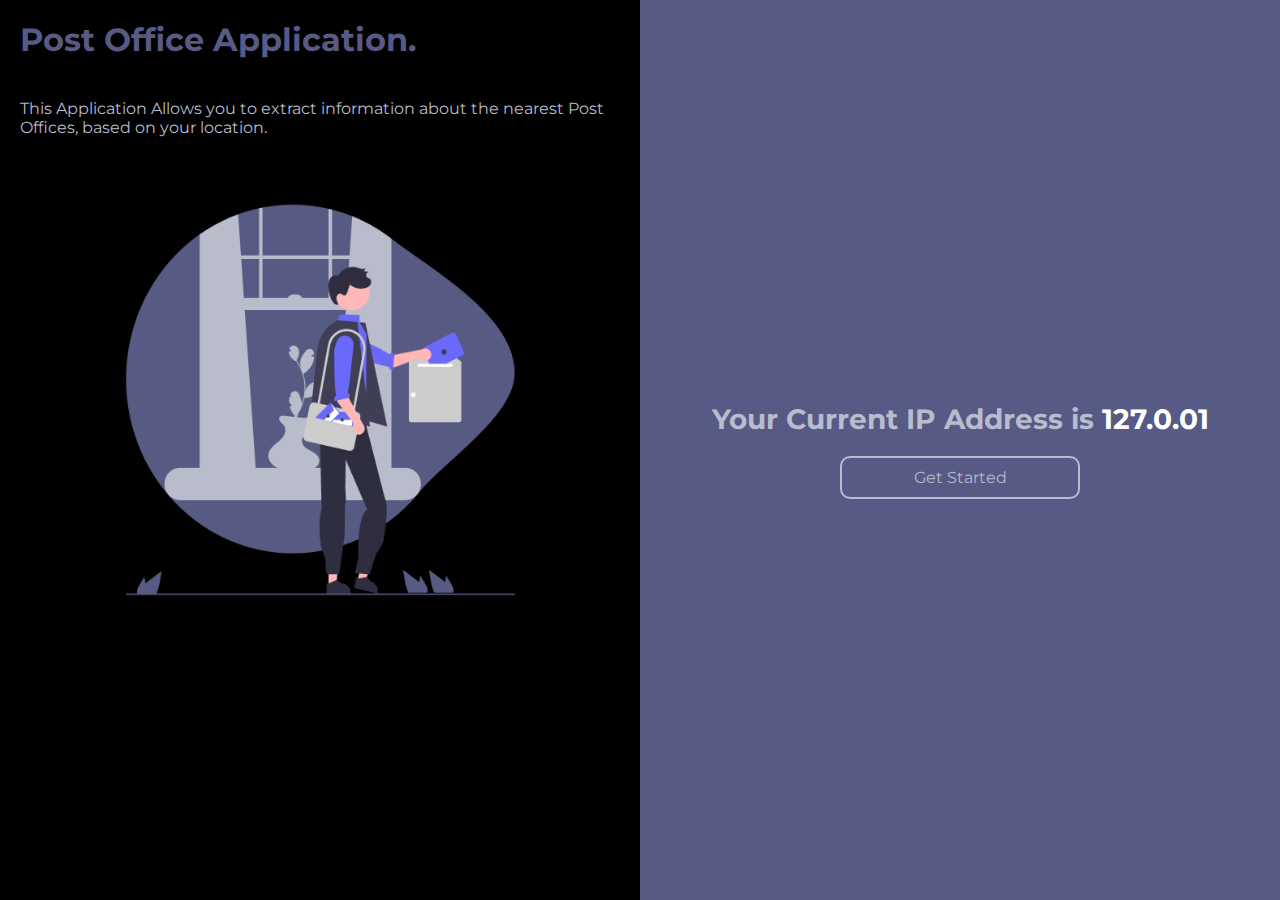
<file: index.html>
<!DOCTYPE html>
<html lang="en">
<head>
    <meta charset="UTF-8">
    <meta name="viewport" content="width=device-width, initial-scale=1.0">
    <title>Frontend 3 Module Test- September</title>
    <link rel="stylesheet" href="style.css">
</head>
<body>
    <div id="display">
        <div id="sec1">
            <h1>Post Office Application.</h1>
            <p>This Application Allows you to extract information about the nearest Post Offices, based on your location.</p>
            <img src="postPic.png" alt="DisplayPic">
        </div>
        <div id="sec2">
            <h1 id="ipData">Your Current IP Address is <span>127.0.01</span></h1>
            <button id="actBtn">Get Started</button>
        </div>
    </div>

    <div id="dataPage">

    </div>

    
    <script src="script.js"></script>
</body>
</html>
</file>
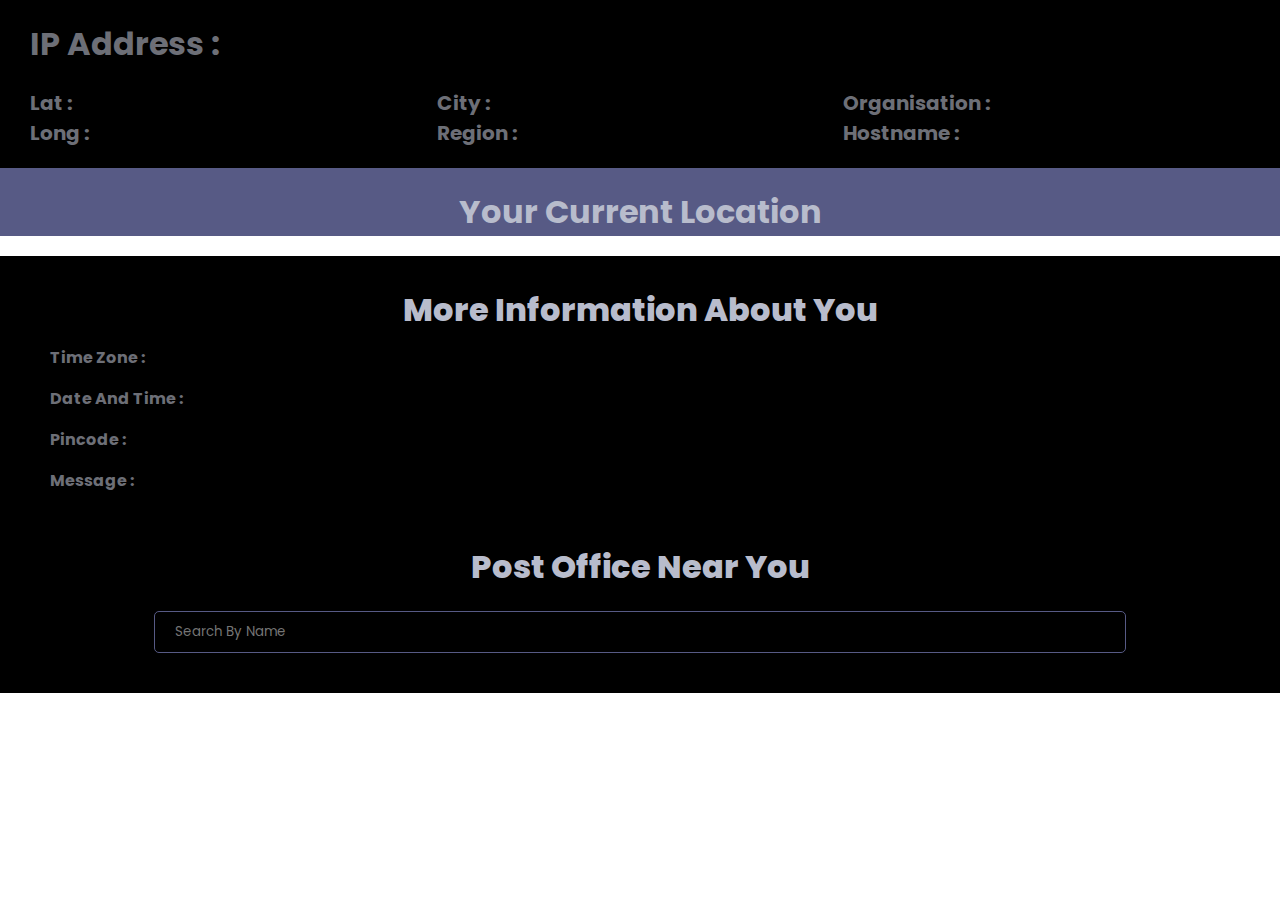
<file: secondPage/index.html>
<!DOCTYPE html>
<html lang="en">
<head>
    <meta charset="UTF-8">
    <meta http-equiv="X-UA-Compatible" content="IE=edge">
    <meta name="viewport" content="width=device-width, initial-scale=1.0">
    <link rel="preconnect" href="https://fonts.googleapis.com">
<link rel="preconnect" href="https://fonts.gstatic.com" crossorigin>
<link href="https://fonts.googleapis.com/css2?family=Poppins:wght@500&display=swap" rel="stylesheet">
    <link rel="stylesheet" href="style.css">
    <title>Frontend-3 Module-Test Project</title>
</head>
<body>
    <div class="container">
        <div class="section1">
            <div class="ipaddress">
                <h1 id="ipaddress">IP Address : <span id="ipadd" class="add"></span></h1></p>
            </div>
            <div class="ipinfo">
                <p>Lat : <span id="lat" class="add"></span></p>
                <p>City :  <span id="city" class="add"></span></p>
                <p>Organisation :  <span id="organisation" class="add"></span></p>
                <p>Long : <span id="long" class="add"></span></p>
                <p>Region : <span id="region" class="add"></span></p>
                <p>Hostname : <span id="hostname" class="add"></span></p>
            </div>
        </div>
        <div class="section2">
            <h1>Your Current Location</h1>
                <div id="map">
                </div>
        </div>
        <div class="section3">
            <h1>More Information About You</h1>
            <div class="informations">
                <p>Time Zone : <span id="timezone" class="add"></span></p>
                <p>Date And Time : <span  id="datetime" class="add"></span> </p>
                <p>Pincode : <span id="pincode" class="add"></span></p>
                <p >Message : <span id="massage" class="add"></span></p>
            </div>
        </div>
        <div class="section4">
            <h1>Post Office Near You</h1>
            <div class="searchbar">
                <input type="search" placeholder="Search By Name" id="search">
            </div>
            <div id="postoffices">
                
            </div>
        </div>
    </div>

    <script src="./script.js"></script>
</body>
</html>
</file>
<file: style.css>
@import url("https://fonts.googleapis.com/css2?family=Montserrat:wght@400;600;700;800;900&display=swap");

* {
  padding: 0;
  margin: 0;
  font-family: "Montserrat", sans-serif;
}

#display {
  display: flex;
  align-items: center;
  width: 100%;
  height: 100vh;
}

#sec1 {
  flex: 1;
  display: flex;
  flex-direction: column;
  height: 100%;
  color: white;
  background-color: #000;
}

#sec1 > img {
  height: 400px;
  width: 400px;
  margin-inline: auto;
  padding: 40px 0px;
}

#sec1 > h1 {
  color: #575a85;
  padding: 20px;
}

#sec1 > p {
  padding: 20px;
  color: #b8bccc;
}

#sec2 {
  flex: 1;
  height: 100%;
  display: flex;
  flex-direction: column;
  gap: 20px;
  justify-content: center;
  text-align: center;
  background: #575a85;
}

#ipData {
  color: #b8bccc;
  font-size: 28px;
  font-weight: 700;
}

#ipData>span {
    color: white;
}

#sec2 > button {
  width: 240px;
  padding: 10px 20px;
  margin-inline: auto;
  border-radius: 10px;
  color: #b8bccc;
  font-size: 16px;
  background-color: transparent;
  border: 2px solid #b8bccc;
  cursor: pointer;
}

#dataPage {
  background-color: #000;
}

span {
    color: #B8BCCC;
}

table {
  width: 100%;
}

td {
  color: rgba(184, 188, 204, 0.5);
  font-weight: bold;
  padding: 10px 0px 0px 0px;
}

.col1 {
  color: white;
  padding: 20px 15px;
}

.col1 > h1 {
  color: rgba(184, 188, 204, 0.5);
  font-size: 20px;
  font-weight: 700;
  padding: 20px 0px;
}

h2 {
    text-align: center;
    padding-bottom: 20px;
}

.map {
    height: 500px;
    color: #B8BCCC;
    text-align: center;
    background: #575A85;
    padding: 20px 0px 50px 0px;
}

iframe {
    border: none;
    border-radius: 5px;
}
</file>
<file: secondPage/style.css>
*{
    margin: 0;
    padding: 0;
    font-family: 'Poppins', sans-serif;
}
.container{
    padding: 20px auto;
}
.ipinfo{
    display: grid;
    grid-template-columns: repeat(3, 1fr);
}


.section1{
    background-color: black;
    color: #6d6f77;
    padding: 20px 30px;
}
#ipadd{
    font-size: 24px;
}
.ipinfo{
    margin-top: 20px;
}
.ipinfo p{
    font-size: 20px;
    font-weight: 700;
}
.add{
    color: #B8BCCC;
    font-size: 17px;
    font-weight: 400;
}

.section2{
    background-color: #575a85;
   
}
.section2 > h1{
    padding-top: 20px;
    text-align: center;
    color: #b8bccc;
}

#map{
    margin-left: auto;
    margin-right: auto;
    margin-top: 20px;
   width: 90%;
   
}
#googlemap{
   width: 100%;
   height: 500px;
   margin-bottom: 50px;
   border: none;
   border-radius: 10px;
}

.section3{
    padding:30px 50px;
    background-color: black;
    color: #6d6f77;
}
.section3 h1{
    color: #b8bccc;
    text-align: center;
    font-weight: 800;
}
.informations{
    margin-top: 10px;
    display: flex;
    flex-direction: column;
    gap: 15px;
    font-weight: 700;
}

.section4{
    padding: 20px 100px;
    background-color: black;
    color: #6d6f77;
}
.section4 h1{
    color: #b8bccc;
    text-align: center;
    font-weight: 800;
}
#postoffices{
    display: grid;
    grid-template-columns: repeat(2, 1fr);
    column-gap: 100px;
    row-gap: 50px;
    
}
.searchbar{
    display: flex;
    justify-content: center;
    margin: 20px 0px;
}
#search{
    width: 90%;
    padding: 10px 20px;
    background-color: black;
    color: #b8bccc;
    border: 1px solid #575a85;
    border-radius: 5px;
}
.card{
    background-color: #575a85;
   border-radius: 5px;
    color: #b8bccc;
    display: flex;
    flex-direction: column;
    gap: 10px;
    padding: 20px;
}
</file>
